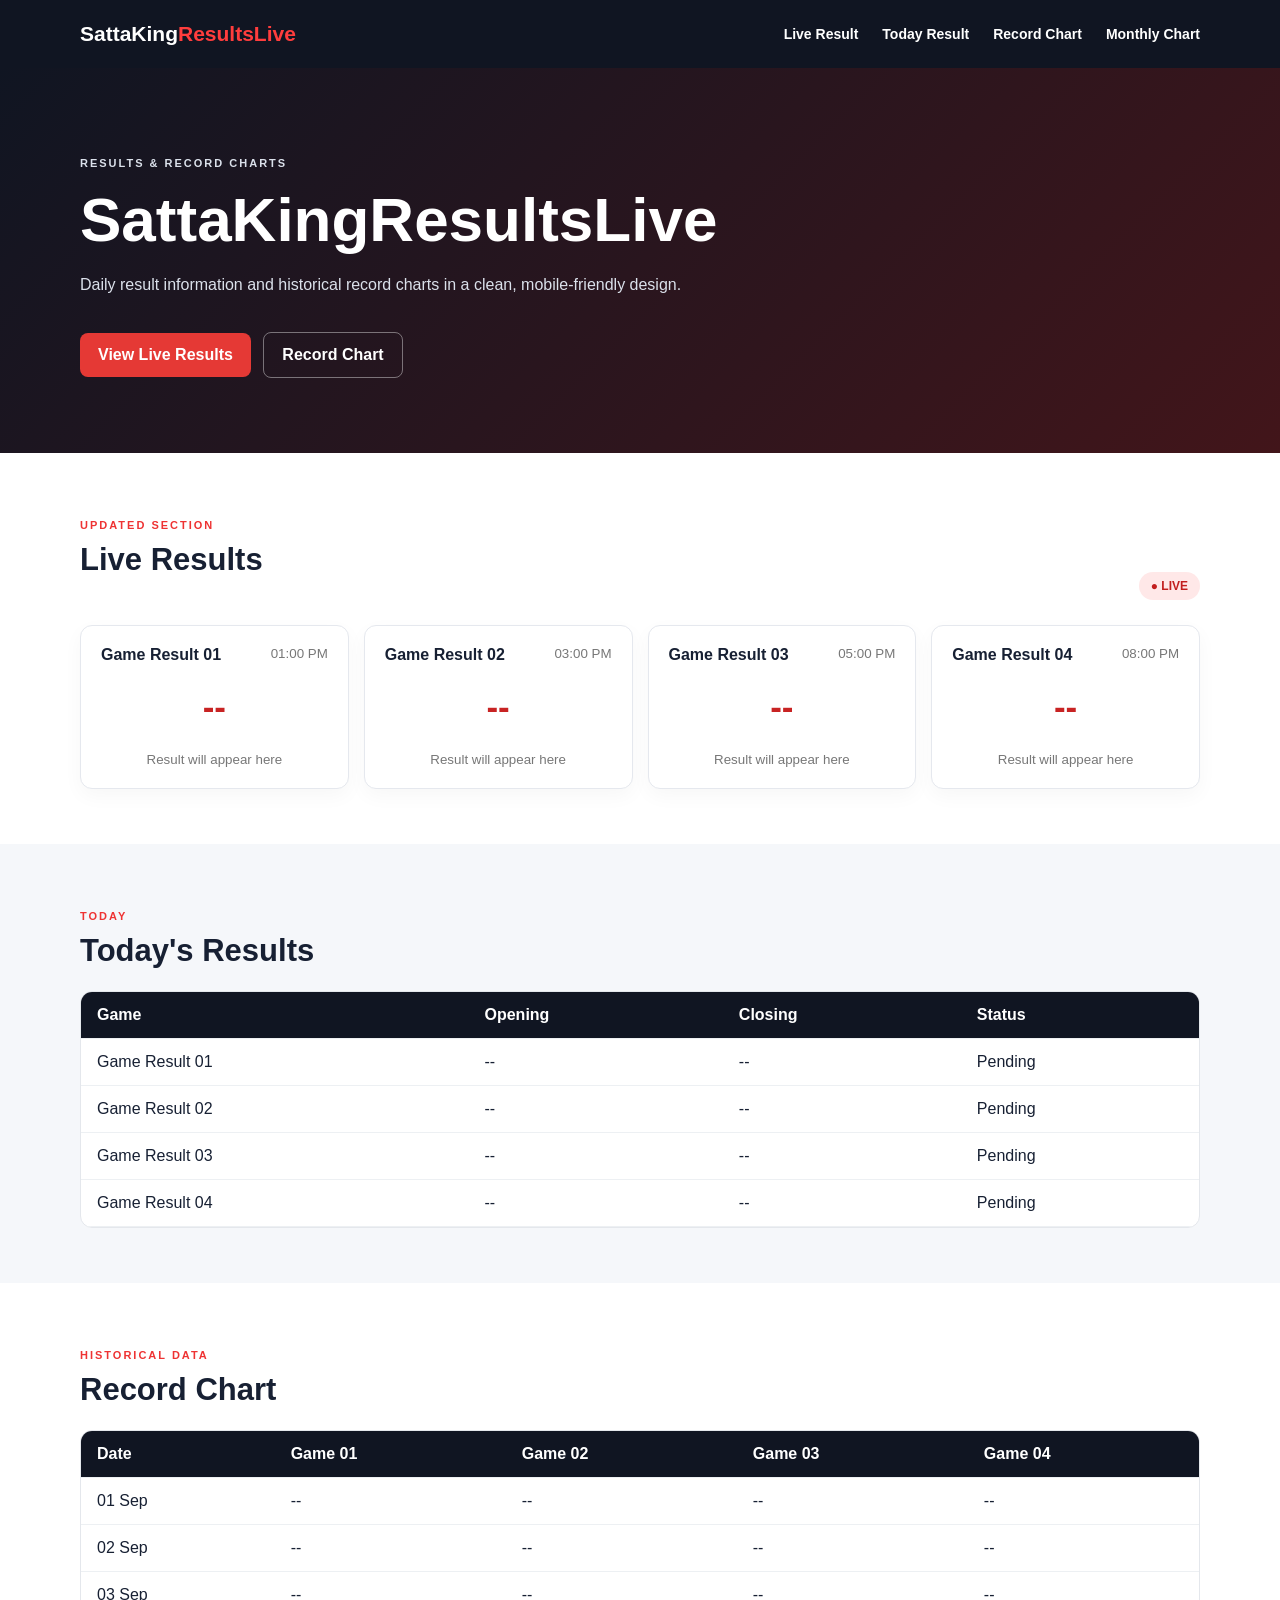
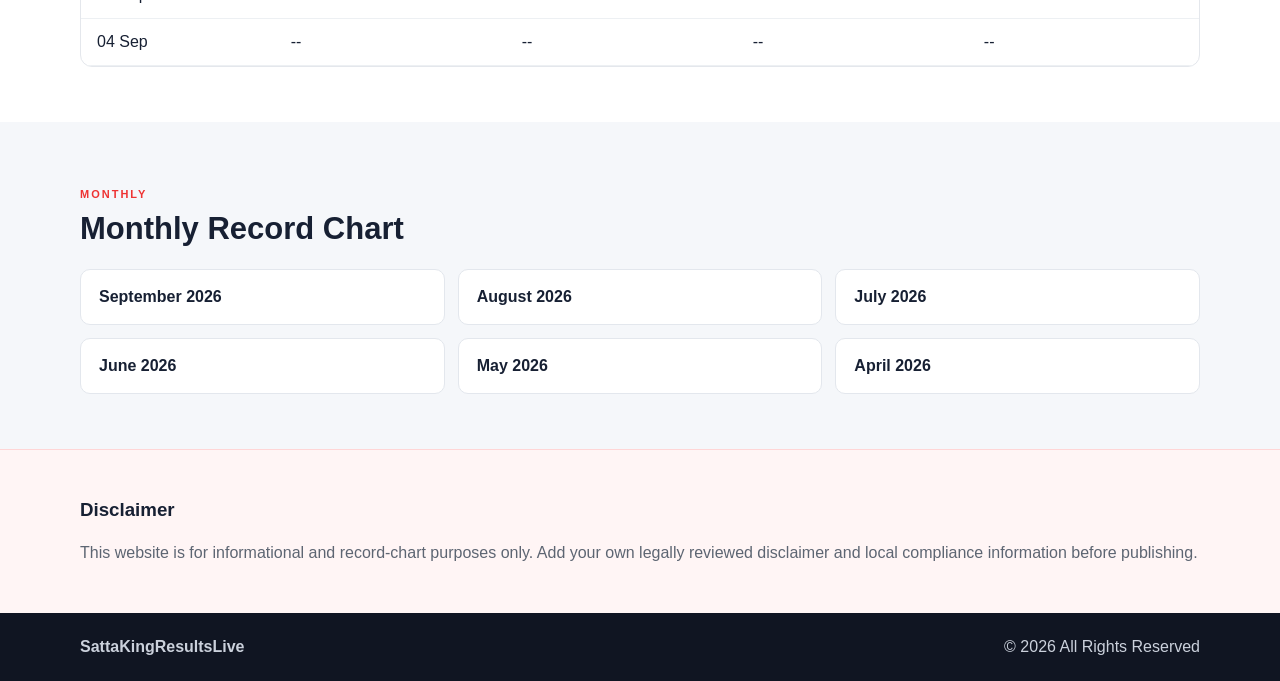
<file: index.html>
<!doctype html>
<html lang="en">
<head>
<meta charset="utf-8">
<meta name="viewport" content="width=device-width,initial-scale=1">
<title>SattaKingResultsLive</title>
<link rel="stylesheet" href="style.css">
</head>
<body>
<header>
  <div class="nav">
    <a class="logo" href="#">SattaKing<span>ResultsLive</span></a>
    <button onclick="document.querySelector('nav').classList.toggle('open')">☰</button>
    <nav>
      <a href="#live">Live Result</a>
      <a href="#today">Today Result</a>
      <a href="#chart">Record Chart</a>
      <a href="#monthly">Monthly Chart</a>
    </nav>
  </div>
</header>

<section class="hero">
  <div class="container">
    <p class="eyebrow">RESULTS & RECORD CHARTS</p>
    <h1>SattaKingResultsLive</h1>
    <p>Daily result information and historical record charts in a clean, mobile-friendly design.</p>
    <a class="btn" href="#live">View Live Results</a>
    <a class="btn outline" href="#chart">Record Chart</a>
  </div>
</section>

<section id="live" class="section">
<div class="container">
  <div class="title"><div><p class="eyebrow">UPDATED SECTION</p><h2>Live Results</h2></div><b>● LIVE</b></div>
  <div class="cards">
    <article><div><strong>Game Result 01</strong><small>01:00 PM</small></div><strong class="result">--</strong><small>Result will appear here</small></article>
    <article><div><strong>Game Result 02</strong><small>03:00 PM</small></div><strong class="result">--</strong><small>Result will appear here</small></article>
    <article><div><strong>Game Result 03</strong><small>05:00 PM</small></div><strong class="result">--</strong><small>Result will appear here</small></article>
    <article><div><strong>Game Result 04</strong><small>08:00 PM</small></div><strong class="result">--</strong><small>Result will appear here</small></article>
  </div>
</div>
</section>

<section id="today" class="section light"><div class="container">
<p class="eyebrow">TODAY</p><h2>Today's Results</h2>
<div class="table"><table><thead><tr><th>Game</th><th>Opening</th><th>Closing</th><th>Status</th></tr></thead>
<tbody>
<tr><td>Game Result 01</td><td>--</td><td>--</td><td>Pending</td></tr>
<tr><td>Game Result 02</td><td>--</td><td>--</td><td>Pending</td></tr>
<tr><td>Game Result 03</td><td>--</td><td>--</td><td>Pending</td></tr>
<tr><td>Game Result 04</td><td>--</td><td>--</td><td>Pending</td></tr>
</tbody></table></div>
</div></section>

<section id="chart" class="section"><div class="container">
<p class="eyebrow">HISTORICAL DATA</p><h2>Record Chart</h2>
<div class="table"><table><thead><tr><th>Date</th><th>Game 01</th><th>Game 02</th><th>Game 03</th><th>Game 04</th></tr></thead>
<tbody>
<tr><td>01 Sep</td><td>--</td><td>--</td><td>--</td><td>--</td></tr>
<tr><td>02 Sep</td><td>--</td><td>--</td><td>--</td><td>--</td></tr>
<tr><td>03 Sep</td><td>--</td><td>--</td><td>--</td><td>--</td></tr>
<tr><td>04 Sep</td><td>--</td><td>--</td><td>--</td><td>--</td></tr>
</tbody></table></div>
</div></section>

<section id="monthly" class="section light"><div class="container">
<p class="eyebrow">MONTHLY</p><h2>Monthly Record Chart</h2>
<div class="months"><a href="#">September 2026</a><a href="#">August 2026</a><a href="#">July 2026</a><a href="#">June 2026</a><a href="#">May 2026</a><a href="#">April 2026</a></div>
</div></section>

<section class="notice"><div class="container"><h3>Disclaimer</h3><p>This website is for informational and record-chart purposes only. Add your own legally reviewed disclaimer and local compliance information before publishing.</p></div></section>
<footer><div class="container"><strong>SattaKingResultsLive</strong><span>© 2026 All Rights Reserved</span></div></footer>
</body></html>
</file>
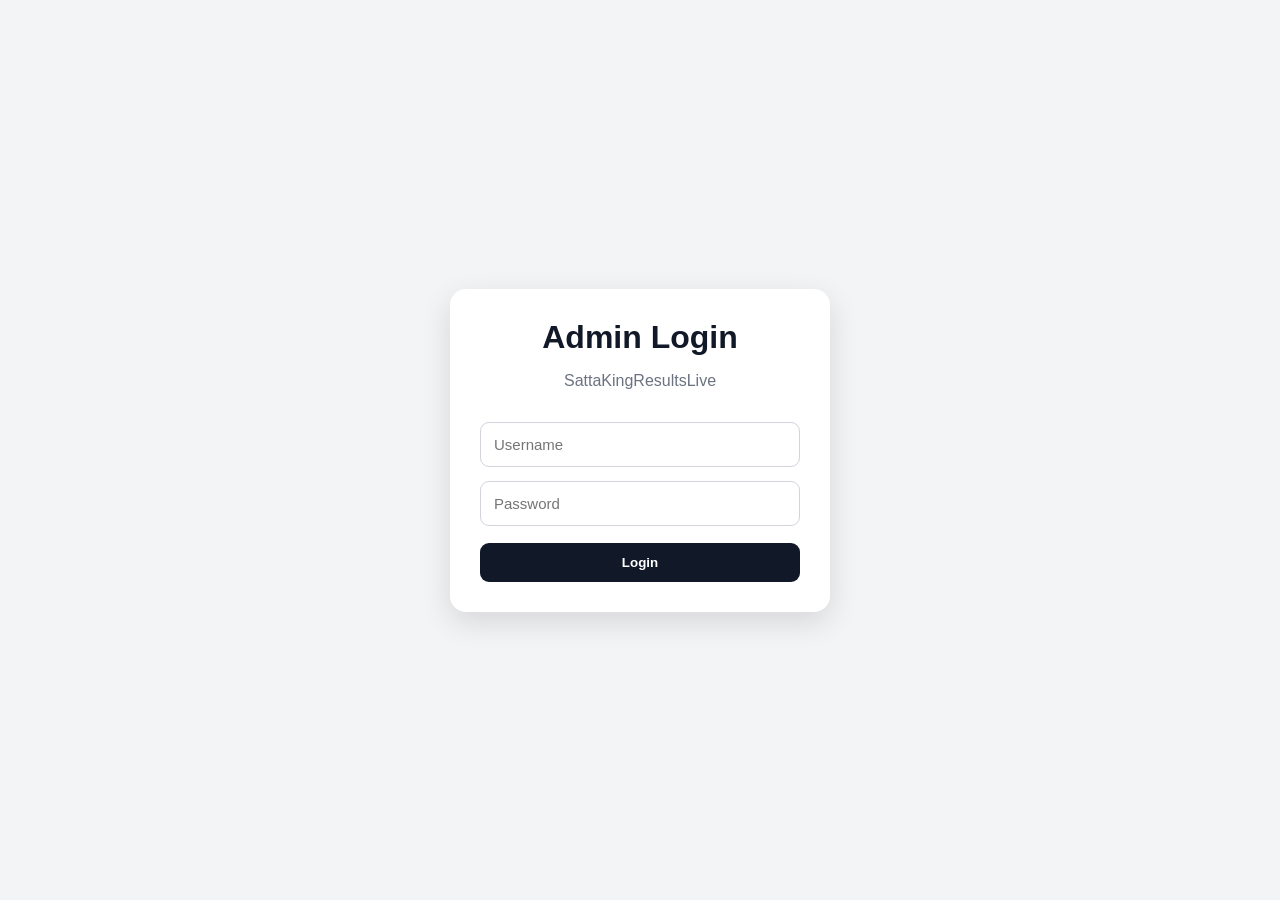
<file: admin.html>
<!DOCTYPE html>
<html lang="en">
<head>
<meta charset="UTF-8">
<meta name="viewport" content="width=device-width, initial-scale=1.0">
<title>Admin Panel</title>

<style>
*{box-sizing:border-box}

body{
  margin:0;
  font-family:Arial,sans-serif;
  background:#f3f4f6;
  color:#111827;
}

.login{
  min-height:100vh;
  display:flex;
  align-items:center;
  justify-content:center;
  padding:20px;
}

.login-box{
  width:100%;
  max-width:380px;
  background:#fff;
  padding:30px;
  border-radius:16px;
  box-shadow:0 10px 30px rgba(0,0,0,.12);
}

.login-box h1{
  text-align:center;
  margin:0 0 8px;
}

.login-box p{
  text-align:center;
  color:#6b7280;
  margin-bottom:25px;
}

input,select{
  width:100%;
  padding:13px;
  margin:7px 0;
  border:1px solid #d1d5db;
  border-radius:9px;
  font-size:15px;
}

button{
  border:0;
  border-radius:9px;
  padding:12px 18px;
  background:#111827;
  color:white;
  font-weight:bold;
  cursor:pointer;
}

.login-btn{
  width:100%;
  margin-top:10px;
}

.error{
  display:none;
  color:#dc2626;
  text-align:center;
  margin-top:15px;
}

#dashboard{
  display:none;
}

header{
  background:#111827;
  color:white;
  padding:16px 20px;
}

.header{
  max-width:1100px;
  margin:auto;
  display:flex;
  justify-content:space-between;
  align-items:center;
}

.logout{
  background:#dc2626;
}

.container{
  max-width:1100px;
  margin:auto;
  padding:25px 20px;
}

.card{
  background:white;
  padding:20px;
  border-radius:15px;
  margin-bottom:20px;
  box-shadow:0 5px 20px rgba(0,0,0,.06);
}

.card h2{
  margin-top:0;
}

.save{
  width:100%;
  margin-top:10px;
}

.message{
  color:#15803d;
  font-weight:bold;
  margin-top:12px;
}

.table-box{
  overflow-x:auto;
}

table{
  width:100%;
  min-width:700px;
  border-collapse:collapse;
}

th,td{
  padding:12px;
  border-bottom:1px solid #e5e7eb;
  text-align:left;
}

th{
  background:#f9fafb;
}

.edit{
  background:#2563eb;
  padding:8px 12px;
}

.delete{
  background:#dc2626;
  padding:8px 12px;
  margin-left:5px;
}

.empty{
  text-align:center;
  color:#6b7280;
}
</style>
</head>

<body>

<!-- LOGIN PAGE -->

<div class="login" id="loginPage">

  <div class="login-box">

    <h1>Admin Login</h1>

    <p>SattaKingResultsLive</p>

    <input
      id="username"
      type="text"
      placeholder="Username"
    >

    <input
      id="password"
      type="password"
      placeholder="Password"
    >

    <button
      class="login-btn"
      type="button"
      onclick="login()"
    >
      Login
    </button>

    <div id="error" class="error">
      Wrong username or password
    </div>

  </div>

</div>


<!-- DASHBOARD -->

<div id="dashboard">

<header>

  <div class="header">

    <strong>Admin Dashboard</strong>

    <button
      class="logout"
      type="button"
      onclick="logout()"
    >
      Logout
    </button>

  </div>

</header>


<div class="container">

  <!-- ADD RECORD -->

  <div class="card">

    <h2>Add / Update Result</h2>

    <input
      id="date"
      type="date"
    >

    <input
      id="game"
      type="text"
      placeholder="Game Name"
    >

    <input
      id="opening"
      type="text"
      placeholder="Opening"
    >

    <input
      id="closing"
      type="text"
      placeholder="Closing"
    >

    <select id="status">

      <option value="Pending">Pending</option>
      <option value="Open">Open</option>
      <option value="Closed">Closed</option>

    </select>

    <button
      class="save"
      type="button"
      onclick="saveRecord()"
    >
      Save Result
    </button>

    <div id="message" class="message"></div>

  </div>


  <!-- RECORDS -->

  <div class="card">

    <h2>All Records</h2>

    <div class="table-box">

      <table>

        <thead>

          <tr>
            <th>Date</th>
            <th>Game</th>
            <th>Opening</th>
            <th>Closing</th>
            <th>Status</th>
            <th>Action</th>
          </tr>

        </thead>

        <tbody id="records">

        </tbody>

      </table>

    </div>

  </div>

</div>

</div>


<script>

/* LOGIN */

function login(){

  var user =
    document.getElementById("username").value.trim();

  var pass =
    document.getElementById("password").value;

  if(user === "admin" && pass === "admin123"){

    localStorage.setItem(
      "adminLogin",
      "true"
    );

    showDashboard();

  }else{

    document.getElementById("error").style.display =
      "block";

  }

}


/* SHOW DASHBOARD */

function showDashboard(){

  document.getElementById("loginPage").style.display =
    "none";

  document.getElementById("dashboard").style.display =
    "block";

  loadRecords();

}


/* LOGOUT */

function logout(){

  localStorage.removeItem("adminLogin");

  location.reload();

}


/* SAVE RECORD */

function saveRecord(){

  var date =
    document.getElementById("date").value;

  var game =
    document.getElementById("game").value.trim();

  var opening =
    document.getElementById("opening").value.trim();

  var closing =
    document.getElementById("closing").value.trim();

  var status =
    document.getElementById("status").value;


  if(!date || !game){

    alert("Please enter Date and Game Name.");

    return;

  }


  var records =
    JSON.parse(
      localStorage.getItem("records") || "[]"
    );


  records.push({

    date:date,
    game:game,
    opening:opening,
    closing:closing,
    status:status

  });


  localStorage.setItem(
    "records",
    JSON.stringify(records)
  );


  document.getElementById("date").value="";
  document.getElementById("game").value="";
  document.getElementById("opening").value="";
  document.getElementById("closing").value="";
  document.getElementById("status").value="Pending";


  document.getElementById("message").innerText =
    "Result saved successfully.";

  loadRecords();

}


/* LOAD RECORDS */

function loadRecords(){

  var records =
    JSON.parse(
      localStorage.getItem("records") || "[]"
    );

  var html="";


  if(records.length === 0){

    html =
      '<tr><td colspan="6" class="empty">No records yet</td></tr>';

  }else{

    records.forEach(function(r,index){

      html +=
      "<tr>" +

      "<td>" + r.date + "</td>" +

      "<td>" + r.game + "</td>" +

      "<td>" + r.opening + "</td>" +

      "<td>" + r.closing + "</td>" +

      "<td>" + r.status + "</td>" +

      "<td>" +

      "<button class='delete' onclick='deleteRecord(" +
      index +
      ")'>Delete</button>" +

      "</td>" +

      "</tr>";

    });

  }


  document.getElementById("records").innerHTML =
    html;

}


/* DELETE */

function deleteRecord(index){

  if(!confirm("Delete this record?")){

    return;

  }


  var records =
    JSON.parse(
      localStorage.getItem("records") || "[]"
    );


  records.splice(index,1);


  localStorage.setItem(
    "records",
    JSON.stringify(records)
  );


  loadRecords();

}


/* AUTO LOGIN */

if(
  localStorage.getItem("adminLogin") === "true"
){

  showDashboard();

}

</script>

</body>
</html>
</file>
<file: style.css>
*{box-sizing:border-box}body{margin:0;font-family:Arial,sans-serif;color:#172033}a{text-decoration:none}.container,.nav{width:min(1120px,92%);margin:auto}.nav{min-height:68px;display:flex;align-items:center;justify-content:space-between}.nav .logo{font-size:21px;font-weight:900;color:#fff}.logo span{color:#ff3d3d}header{background:#101522;position:sticky;top:0;z-index:5}.nav nav{display:flex;gap:24px}.nav nav a{color:#fff;font-size:14px;font-weight:bold}.nav button{display:none;background:none;border:0;color:#fff;font-size:25px}.hero{padding:75px 0;color:#fff;background:linear-gradient(135deg,#101522,#42151a)}.hero h1{font-size:clamp(35px,6vw,62px);margin:5px 0 12px}.hero p{max-width:650px;line-height:1.7;color:#dbe1eb}.eyebrow{font-size:11px;letter-spacing:2px;font-weight:800;color:#e33}.btn{display:inline-block;margin:18px 8px 0 0;padding:13px 18px;border-radius:8px;background:#e53935;color:#fff;font-weight:800}.btn.outline{background:transparent;border:1px solid #ffffff66}.section{padding:55px 0}.light{background:#f5f7fa}.title{display:flex;justify-content:space-between;align-items:end;margin-bottom:25px}.title h2,.section h2{margin:0 0 22px;font-size:31px}.title b{background:#ffe8e8;color:#c21f1f;padding:7px 12px;border-radius:20px;font-size:12px}.cards{display:grid;grid-template-columns:repeat(4,1fr);gap:15px}.cards article{background:#fff;border:1px solid #e5e8ee;border-radius:12px;padding:20px;text-align:center;box-shadow:0 7px 20px #00000009}.cards article div{display:flex;justify-content:space-between;text-align:left}.cards small{color:#777}.result{display:block;font-size:35px;color:#c82323;padding:23px}.table{overflow:auto;background:#fff;border:1px solid #e4e7ec;border-radius:12px}.table table{border-collapse:collapse;width:100%;min-width:600px}.table th,.table td{padding:14px 16px;text-align:left;border-bottom:1px solid #edf0f3}.table th{background:#101522;color:#fff}.months{display:grid;grid-template-columns:repeat(3,1fr);gap:13px}.months a{background:#fff;border:1px solid #e3e7ed;padding:18px;border-radius:10px;color:#172033;font-weight:bold}.notice{padding:30px 0;background:#fff5f5;border-top:1px solid #ffd6d6}.notice p{line-height:1.7;color:#5d6572}footer{padding:25px 0;background:#101522;color:#cbd1dc}footer .container{display:flex;justify-content:space-between}@media(max-width:800px){.nav button{display:block}.nav nav{display:none;position:absolute;top:68px;left:0;right:0;padding:18px 4%;background:#101522;flex-direction:column}.nav nav.open,.nav nav.open{display:flex}.cards{grid-template-columns:1fr 1fr}.months{grid-template-columns:1fr 1fr}}@media(max-width:520px){.cards,.months{grid-template-columns:1fr}.hero{padding:55px 0}.section{padding:42px 0}footer .container{flex-direction:column;gap:10px}}
</file>
